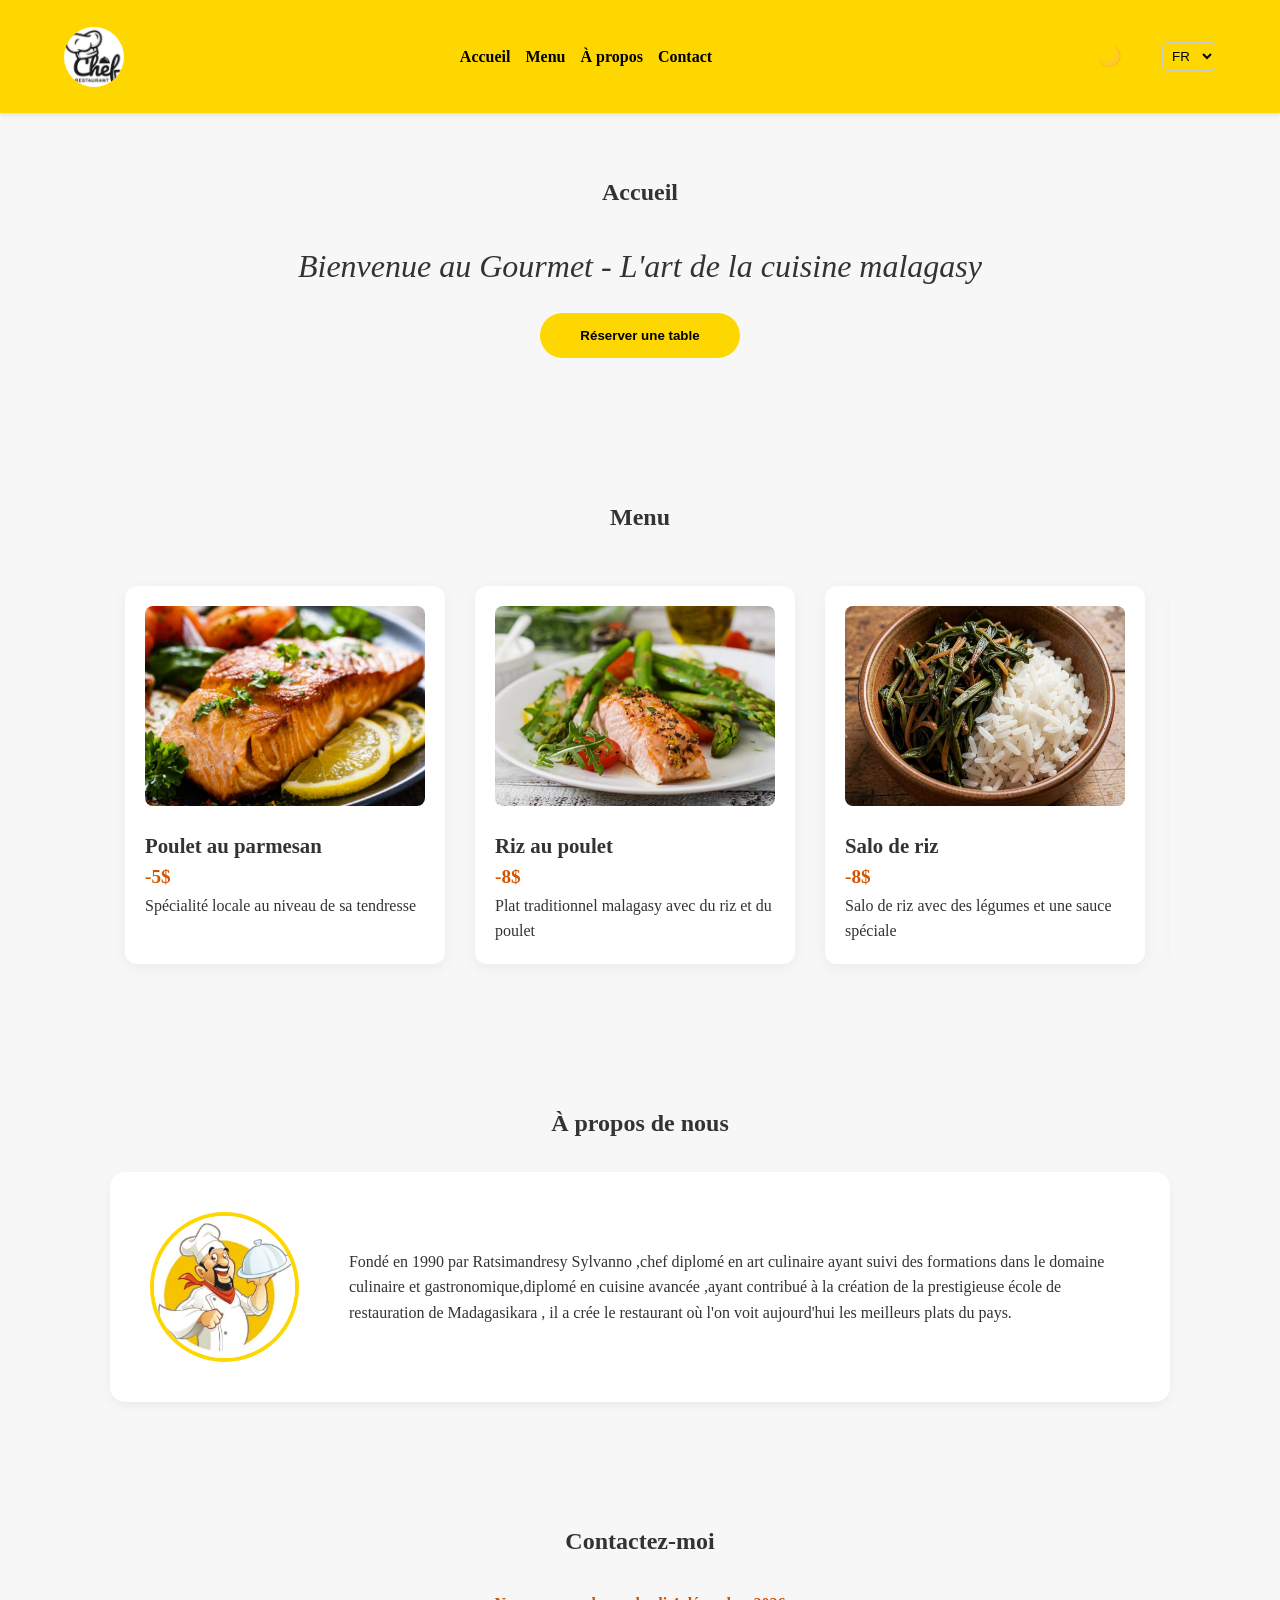
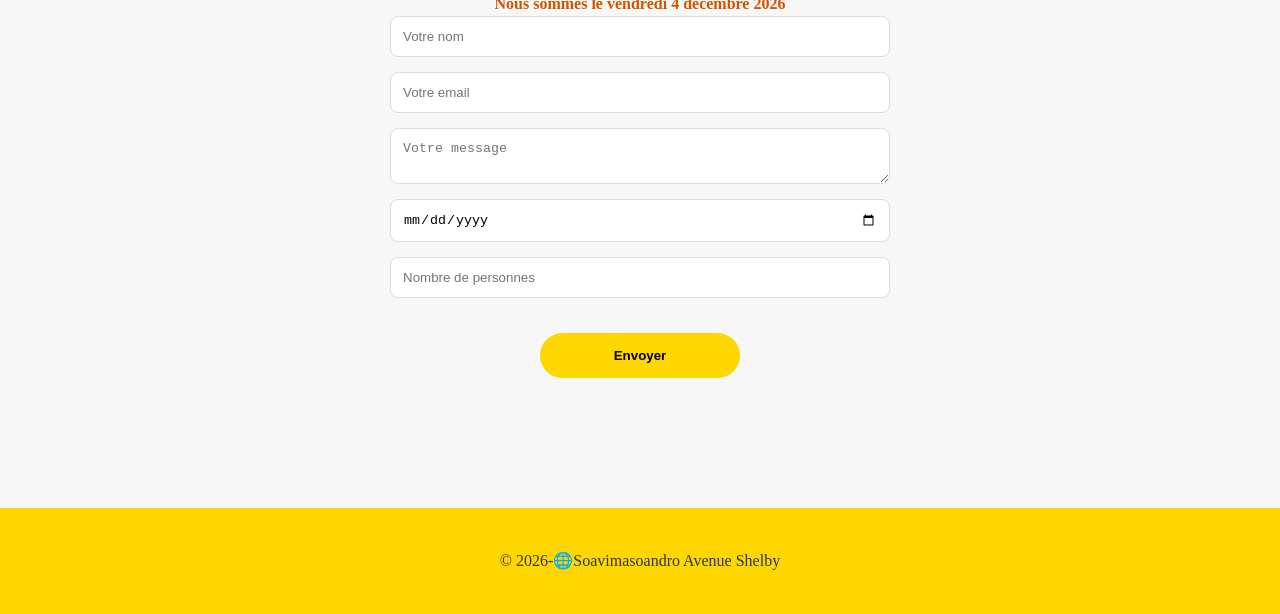
<file: index.html>
<!DOCTYPE html>
<html lang="fr">

<head>
  <meta charset="UTF-8">
  <meta name="viewport" content="width=device-width, initial-scale=1.0">
  <title>Restaurant</title>
  <link rel="stylesheet" href="style.css">
</head>

<body>
  <header>
    <div class="container">
      <nav>
        <link rel="icon" type="image/png" href="images/logo.png">
        <img src="images/logo.png" alt="Logo" />
        <ul>

          <li><a href="#accueil" data-key="nav-accueil">Accueil</a></li>
          <li><a href="#menu" data-key="nav-menu">Menu</a></li>
          <li><a href="#apropos" data-key="nav-apropos">À propos</a></li>
          <li><a href="#contact" data-key="nav-contact">Contact</a></li>
        </ul>

        <div class="nav-controls">
          <button id="dark-mode-toggle" title="Changer le mode">🌙</button>
          <select id="lang-switcher">
            <option value="fr"> FR</option>
            <option value="en"> EN</option>
            <option value="mg"> MG</option>
            <option value="km"> KM</option>
            <option value="es"> ES</option>
            <option value="zh"> CH</option>
            <option value="ja"> JA</option>

          </select>
        </div>

      </nav>
    </div>
  </header>

  <section id="accueil">
    <h1 data-key="nav-accueil">Accueil</h1>
    <p class="TITRE" data-key="accueil-titre"> Bienvenue au Gourmet -L'art de la cuisine malagasy</p>
    <a href="#contact">

      <button class="reserve" data-key="btn-reserver">Réserver une table</button></a>

  </section>

  <section id="menu">
    <h2 data-key="nav-menu">Menu</h2>
    <div class="menus">

      <!-- premier plat-->
      <div class="menu m">
        <img src="images/dish1.jpg" alt="Poulet au parmesan">
        <h3 data-key="plat1">Poulet au parmesan</h3>
        <p class="prix">-5$</p>
        <p data-key="plat1_det">-Spécialité locale au niveau de sa tendresse </p>
        <!--, un plat qui vous ferait oublier vos problèmes -->
      </div>

      <!--Second plat-->
      <div class="menu n">
        <img src="images/dish2.jpg" alt="Projet 2">
        <h3 data-key="plat2">Filet de canard</h3>
        <p class="prix">-8$</p>
        <p data-key="plat2_det">
          - Mélange de savoir faire malagasy
        </p>
      </div>

      <!--Troisieme plat-->
      <div class="menu n">
        <img src="images/magnific_ravitoto-et-riz-rustic-pl_2948151047.png" alt="Ravitoto">
        <h3 data-key="plat3">Ravitoto</h3>
        <p class="prix">-8$</p>
        <p data-key="plat3_det">
          -Classique culinaire malagasy
        </p>
      </div>

      <!--quatrieme plat-->
      <div class="menu n">
        <img src="images/magnific_traditional-malagasy-meal_2948146484.png" alt="hena ritry">
        <h3 data-key="plat4">Hena ritra</h3>
        <p class="prix">-15$</p>
        <p data-key="plat4_det">
          -Viande de zebu
        </p>
      </div>

      <!-- cinquieme plat-->
      <div class="menu n">
        <img src="images/magnific_plat-malagasy-traditional_2948138111.png" alt="Plat 5">
        <h3 data-key="plat5">Plat 5</h3>
        <p class="prix">-20$</p>
        <p data-key="plat5_det">
          -Bon bouffe
        </p>
      </div>

      <!--sixieme plat-->

      <div class="menu n">
        <img src="images/magnific_plat-malagasy-colorful-ma_2948138091.png" alt="Plat6">
        <h3 data-key="plat6">Plat 6</h3>
        <p class="prix">-25$</p>
        <p data-key="plat6_det">
          -Spécialité Gasy
        </p>


      </div>

      <!--Septieme plat-->
      <div class="menu n">
        <img src="images\magnific_plat-malagasy-rustic-mala_2948138105.png" alt="Plat7">
        <h3 data-key="plat7">Plat 7</h3>
        <p class="prix">-30$</p>
        <p data-key="plat7_det">
          -Spécialité Gasy
        </p>
      </div>




    </div>
  </section>


  <script>


  </script>

  <section id="apropos">
    <h2 data-key="apropos-titre">À propos</h2>
    <div class="div">
      <img class="chef" src="images/chef.jpg" alt="image du chef">
      <p data-key="chef">Fondé en 1990 par Ratsimandresy Sylvanno ,chef diplomé en art culinaire ayant suivi des
        formations dans le
        domaine culinaire et gastronomique,diplomé en cuisine avancée ,ayant contribué à la création de la prestigieuse
        école
        de restauration de Madagasikara , il a crée le restaurant où l'on voit aujourd'hui les meilleurs plats du pays.
      </p>

    </div>
  </section>

  <section id="contact">
    <h2 data-key="contact-titre">Contactez-moi</h2>

    <p data-key="date-prefix" id="date-du-jour" style="text-align: center; font-weight: bold; color: #d35400;"></p>

    <form action="https://formspree.io/f/xwvyrokg" method="POST">
      <!-- AJOUTE l'attribut 'name' à chaque champ, c'est CRUCIAL -->
      <input type="text" name="nom" data-key="placeholder-nom" placeholder="Votre nom" required>
      <input type="email" name="email" data-key="placeholder-email" placeholder="Votre email" required>
      <textarea name="message" data-key="placeholder-message" placeholder="Votre message" required></textarea>
      <input type="date" name="date_reservation" required>
      <input type="number" name="nombre_personnes" data-key="placeholder-nb-personnes" placeholder="Nombre de personnes" min="1"
        required>
      <button type="submit" data-key="btn-envoyer">Envoyer</button>
    </form>
  </section>


  <footer>
    <p>© 2026-🌐Soavimasoandro Avenue Shelby  </p>
  </footer>

  <script>
    // On récupère la date actuelle
    const maintenant = new Date();

    //  Formatage en français (ex: samedi 9 mai 2026)
    const options = { weekday: 'long', year: 'numeric', month: 'long', day: 'numeric' };
    const dateFormatee = maintenant.toLocaleDateString('fr-FR', options);

    // Insertion du texte dans la balise avec l'id "date-du-jour"
    document.getElementById('date-du-jour').textContent = " Nous sommes le " + dateFormatee;


    // --- 1. DICTIONNAIRE DE TRADUCTION ---
    const translations = {
      'fr': {
        'nav-accueil': 'Accueil',
        'nav-menu': 'Menu',
        'nav-apropos': 'À propos',
        'nav-contact': 'Contact',
        'accueil-titre': "Bienvenue au Gourmet - L'art de la cuisine malagasy",
        'btn-reserver': 'Réserver une table',
        'apropos-titre': 'À propos de nous',
        'contact-titre': 'Contactez-moi',
        'date-prefix': 'Nous sommes le ',
        'plat1': 'Poulet au parmesan',
        'plat1_det': 'Spécialité locale au niveau de sa tendresse',
        'plat2': 'Riz au poulet',
        'plat2_det': 'Plat traditionnel malagasy avec du riz et du poulet',
        'plat3': 'Salo de riz',
        'plat3_det': 'Salo de riz avec des légumes et une sauce spéciale',
        'plat4': 'Hena ritra',
        'plat4_det': 'Plat local avec une viande tendre et une sauce délicieuse',
        'plat5': 'Poulet à la mangue',
        'plat5_det': 'Poulet grillé avec une sauce à la mangue',
        'plat6': 'Riz aux légumes',
        'plat6_det': 'Riz cuit avec des légumes frais et une sauce spéciale',
        'plat7': 'Salo de riz au poulet',
        'plat7_det': 'Salo de riz avec du poulet et des légumes',
        'chef': "Fondé en 1990 par Ratsimandresy Sylvanno ,chef diplomé en art culinaire ayant suivi des formations dans le domaine culinaire et gastronomique,diplomé en cuisine avancée ,ayant contribué à la création de la prestigieuse école de restauration de Madagasikara , il a crée le restaurant où l'on voit aujourd'hui les meilleurs plats du pays.",
        'placeholder-name': 'Votre nom',
        'placeholder-email': 'Votre email',
        'placeholder-message': 'Votre message',
        'placeholder-nb-personnes': 'Nombre de personnes',
        'btn-envoyer': 'Envoyer'
      },

      'en': {
        'nav-accueil': 'Home',
        'nav-menu': 'Menu',
        'nav-apropos': 'About',
        'nav-contact': 'Contact',
        'accueil-titre': "Welcome to Gourmet - The art of Malagasy cuisine",
        'btn-reserver': 'Book a table',
        'apropos-titre': 'About Us',
        'contact-titre': 'Contact Me',
        'date-prefix': 'Today is ',
        'plat1': "Chicken with Parmesan",
        'plat1_det': "A delicious chicken dish with a crispy exterior and tender interior, served with a side of Parmesan cheese.",
        'plat2': "Rice with Chicken",
        'plat2_det': "A traditional Malagasy dish with rice and chicken",
        'plat3': "Salo de Riz",
        'plat3_det': "Salo de riz with vegetables and special sauce",
        'plat4': "Hena Ritra",
        'plat4_det': "A local dish with tender meat and delicious sauce",
        'plat5': "Chicken with Mango",
        'plat5_det': "Grilled chicken with mango sauce",
        'plat6': "Rice with Vegetables",
        'plat6_det': "Cooked rice with fresh vegetables and special sauce",
        'plat7': "Salo de Riz with Chicken",
        'plat7_det': "Salo de riz with chicken and vegetables",
        'chef': "Founded in 1990 by Ratsimandresy Sylvanno, a culinary arts graduate who underwent extensive training in the culinary and gastronomic fields. As a specialist with an advanced culinary degree and a key contributor to the creation of Madagascar's prestigious catering school, he established this restaurant where you can experience the country's finest dishes today.",
        'placeholder-nom': 'Your name',
        'placeholder-email': 'Your email',
        'placeholder-message': 'Your message',
        'placeholder-nb-personnes': 'Number of people',
        'btn-envoyer': 'Send'
      },
      'mg': {
        'nav-accueil': 'Fandraisana',
        'nav-menu': 'Sakafo',
        'nav-apropos': 'Mombamomba',
        'nav-contact': 'Fifandraisana',
        'accueil-titre': "Tongasoa ato amin'ny Gourmet - Ny kanto ny nahandro malagasy",
        'btn-reserver': 'Hamandrika latabatra',
        'apropos-titre': 'Mombamomba anay',
        'contact-titre': 'Mifandraisa amiko',
        'date-prefix': 'Androany dia ',
        'plat1': "Akoho nasiana Parmesan",
        'plat1_det': "Hena ritra mampiditra ny kanto ny nahandro malagasy",
        'plat2': " Akoho ritra sy legioma ",
        'plat2_det': "Sakafo malagasy miaraka amin'ny legioma sy  akoho",
        'plat3': "Vary d'Imerina",
        'plat3_det': "Vary miaraka amin'ny anana sy ny legioma",
        'plat4': "Hena Ritra",
        'plat4_det': "Sakafo eto antoerana miaraka amin'ny vary sy hena ritra",
        'plat5': "Trondro ,vary ,antsary",
        'plat5_det': "Vary sy trondro voadidina lasary ",
        'plat6': "Vary Gourmet",
        'plat6_det': "Vary voadidina  legioma sy  hena",
        'plat7': "Vary sy akoho",
        'plat7_det': "Vary amin'ny akoho sy ny vegetala",
        'chef': "Niorina tamin'ny taona 1990, tamin'ny alalan'i Ratsimandresy Sylvanno, lehiben'ny mpahandro nahazo diplaoma amin'ny kanto ara-tsakafo ary nanaraka fiofanana manokana teo amin'ny sehatry ny nahandro sy ny gastronomia. Noho ny fahaiza-manaony amin'ny nahandro avo lenta sy ny fandraisany anjara tamin'ny fananganana ny sekoly ambony momba ny fandraisana vahiny sy ny fandrahoana sakafo eto Madagasikara, dia namorona ity trano fisakafoanana ity izy, izay ahitana ireo sakafo matsiro indrindra eto amin'ny firenena ankehitriny.",
        'placeholder-nom': 'Ny anaranao',
        'placeholder-email': 'Ny mailakanao',
        'placeholder-message': 'Ny hafatrao',
        'placeholder-nb-personnes': "Isan'ny olona",
        'btn-envoyer': 'Alefa'
      },
      'km': {
        'nav-accueil': 'Mapuhoni',
        'nav-menu': 'Zilyo',
        'nav-apropos': 'Husu sisi',
        'nav-contact': 'Wasiliana',
        'accueil-titre': "Karibu Gourmet - Ya fani ya mapishi ya Malagasy",
        'btn-reserver': 'Hifadhi meza',
        'apropos-titre': 'Husu sisi',
        'contact-titre': 'Nisilianne',
        'date-prefix': 'Leo tsi ',
        'plat1': 'Nkuhu na parmesan',
        'plat1_det': 'Mapishi ya mtaa ya dundruka',
        'plat2': 'Mtsahare na nkuhu',
        'plat2_det': 'Zilyo za tangu kale za Malagasy',
        'plat3': 'Saladi ya mtsahare',
        'plat3_det': 'Mtsahare na mboga na sausi maalum',
        'plat4': 'Hena ritra',
        'plat4_det': 'Nyama ya dundruka na sausi ndzuzuri',
        'plat5': 'Nkuhu na mangana',
        'plat5_det': 'Nkuhu ya rashiwa na sausi ya mangana',
        'plat6': 'Mtsahare na mboga',
        'plat6_det': 'Mtsahare na mboga mbichi na sausi',
        'plat7': 'Saladi ya mtsahare na nkuhu',
        'plat7_det': 'Saladi ya mtsahare na nkuhu na mboga',
        'chef': "Yatsidziwa ya mwaka wa 1990 na Ratsimandresy Sylvanno, shefu ya parwa shahada ya fani ya mapishi. Ya tsiha rasta ino, mwa amba leo u djo dji djo hula zilyo ndzuzuri za ntsi.",
        'placeholder-nom': 'Dzina laho',
        'placeholder-email': 'Barua laho',
        'placeholder-message': 'Ujumbe waho',
        'placeholder-nb-personnes': 'Idadi ya wandru',
        'btn-envoyer': 'Pveha'
      },

      'es': {
        'nav-accueil': 'Inicio',
        'nav-menu': 'Menú',
        'nav-apropos': 'Nosotros',
        'nav-contact': 'Contacto',
        'accueil-titre': "Bienvenidos al Gourmet - El arte de la cocina malgache",
        'btn-reserver': 'Reservar mesa',
        'apropos-titre': 'Sobre nosotros',
        'contact-titre': 'Contáctame',
        'date-prefix': 'Hoy es ',
        'plat1': 'Pollo al parmesano',
        'plat1_det': 'Especialidad local por su ternura',
        'plat2': 'Arroz con pollo',
        'plat2_det': 'Plato tradicional malgache',
        'plat3': 'Ensalada de arroz',
        'plat3_det': 'Arroz con verduras y salsa especial',
        'plat4': 'Hena ritra',
        'plat4_det': 'Carne tierna con salsa deliciosa',
        'plat5': 'Pollo al mango',
        'plat5_det': 'Pollo a la parrilla con salsa de mango',
        'plat6': 'Arroz con verduras',
        'plat6_det': 'Arroz con verduras frescas',
        'plat7': 'Ensalada de arroz y pollo',
        'plat7_det': 'Arroz con pollo y verduras',
        'chef': "Fundado en 1990 por Ratsimandresy Sylvanno, chef graduado en artes culinarias. Colaborador en la creación de la prestigiosa escuela de hostelería de Madagascar, fundó este restaurante donde se sirven los mejores platos del país.",
        'placeholder-nom': 'Tu nombre',
        'placeholder-email': 'Tu correo electrónico',
        'placeholder-message': 'Tu mensaje',
        'placeholder-nb-personnes': 'Número de personas',
        'btn-envoyer': 'Enviar'
      },
      'zh': {
        'nav-accueil': '首页',
        'nav-menu': '菜单',
        'nav-apropos': '关于我们',
        'nav-contact': '联系我们',
        'accueil-titre': "欢迎来到美食家 - 马达加斯加烹饪艺术",
        'btn-reserver': '预订座位',
        'apropos-titre': '关于我们',
        'contact-titre': '联系我',
        'date-prefix': '今天是 ',
        'plat1': '帕尔马干酪鸡',
        'plat1_det': '以其肉质鲜嫩而闻名的当地特色菜',
        'plat2': '鸡肉饭',
        'plat2_det': '马达加斯加传统米饭加鸡肉',
        'plat3': '米饭沙拉',
        'plat3_det': '搭配蔬菜和特制酱料的米饭沙拉',
        'plat4': 'Hena ritra',
        'plat4_det': '肉质鲜嫩、酱汁鲜美的当地菜肴',
        'plat5': '芒果鸡',
        'plat5_det': '配有芒果酱的烤鸡',
        'plat6': '蔬菜饭',
        'plat6_det': '搭配新鲜蔬菜和特制酱汁的米饭',
        'plat7': '鸡肉米饭沙拉',
        'plat7_det': '含有鸡肉和蔬菜的米饭沙拉',
        'chef': "由 Ratsimandresy Sylvanno 于 1990 年创立，他是一位在烹饪和美食领域接受过广泛培训的烹饪艺术毕业生。作为马达加斯加著名餐饮学校创建的关键贡献者，他创办了这家餐厅，如今您可以在这里品尝到该国最顶级的菜肴。",
        'placeholder-nom': '您的姓名',
        'placeholder-email': '您的电子邮件',
        'placeholder-message': '您的留言',
        'placeholder-nb-personnes': '人数',
        'btn-envoyer': '发送'
      },

      'ja': {
        'nav-accueil': 'ホーム',
        'nav-menu': 'メニュー',
        'nav-apropos': '会社概要',
        'nav-contact': 'お問い合わせ',
        'accueil-titre': "ル・グルメへようこそ - マダガスカル料理の芸術",
        'btn-reserver': '席を予約する',
        'apropos-titre': '私たちについて',
        'contact-titre': 'お問い合わせ',
        'date-prefix': '本日は ',
        'plat1': 'パルメザンチキン',
        'plat1_det': 'その柔らかさで知られる地元の名物料理',
        'plat2': 'チキンライス',
        'plat2_det': 'ライスと鶏肉を使ったマダガスカルの伝統料理',
        'plat3': 'ライスサラダ',
        'plat3_det': '野菜と特製ソースのライスサラダ',
        'plat4': 'ヘナ・リトラ',
        'plat4_det': '柔らかい肉と美味しいソースの郷土料理',
        'plat5': 'マンゴーチキン',
        'plat5_det': 'マンゴーソースを添えたグリルチキン',
        'plat6': '野菜ライス',
        'plat6_det': '新鮮な野菜と特製ソースで炊いたご飯',
        'plat7': 'チキンライスサラダ',
        'plat7_det': '鶏肉と野菜のライスサラダ',
        'chef': "1990年にラツィマンドレシ・シルヴァ/によって設立されました。料理芸術の卒業生であり、マダガスカルの有名な料理学校の創設に貢献したスペシャリストである彼が、国内最高の料理を体験できるこのレストランを立ち上げました。",
        'placeholder-nom': 'お名前',
        'placeholder-email': 'メールアドレス',
        'placeholder-message': 'メッセージ',
        'placeholder-nb-personnes': '人数',
        'btn-envoyer': '送信'
      }

    };

    // --- 2. FONCTIONS DE MISE À JOUR ---

    function updateContent(lang) {
    document.querySelectorAll('[data-key]').forEach(element => {
        const key = element.getAttribute('data-key');
        const traduction = translations[lang][key];

        if (traduction) {
            // CONDITION : On vérifie si c'est un champ de saisie
            if (element.tagName === 'INPUT' || element.tagName === 'TEXTAREA') {
                // On change l'attribut placeholder
                element.placeholder = traduction;
            } else {
                // Pour le reste (h1, p, button, a), on change le texte
                element.textContent = traduction;
            }
        }
    });

    // N'oublie pas de mettre à jour la date et de sauvegarder la langue !
    updateDate(lang);
    localStorage.setItem('selectedLang', lang);
}
    function updateDate(lang) {
      const maintenant = new Date();
      const locales = { 'fr': 'fr-FR', 'en': 'en-GB', 'mg': 'mg-MG' };
      const options = { weekday: 'long', year: 'numeric', month: 'long', day: 'numeric' };
      const dateFormatee = maintenant.toLocaleDateString(locales[lang] || 'fr-FR', options);

      const prefix = translations[lang]['date-prefix'] || "Nous sommes le ";
      document.getElementById('date-du-jour').textContent = prefix + dateFormatee;
    }

    // --- 3. ÉVÉNEMENTS & PERSISTANCE ---

    const langSwitcher = document.getElementById('lang-switcher');
    const darkBtn = document.getElementById('dark-mode-toggle');

    // Au chargement de la page
    window.addEventListener('DOMContentLoaded', () => {
      // Charger la langue sauvegardée
      const savedLang = localStorage.getItem('selectedLang') || 'fr';
      langSwitcher.value = savedLang;
      updateContent(savedLang);

      // Charger le thème sauvegardé
      const savedTheme = localStorage.getItem('selectedTheme');
      if (savedTheme === 'dark') {
        document.body.classList.add('dark-theme');
        darkBtn.textContent = "☀️";
      }
    });

    // Changer la langue
    langSwitcher.addEventListener('change', (e) => {
      updateContent(e.target.value);
    });

    // Changer le mode sombre
    darkBtn.addEventListener('click', () => {
      document.body.classList.toggle('dark-theme');
      const isDark = document.body.classList.contains('dark-theme');
      darkBtn.textContent = isDark ? "☀️" : "🌙";
      localStorage.setItem('selectedTheme', isDark ? 'dark' : 'light');
    });

  </script>
</body>

</html>
</file>
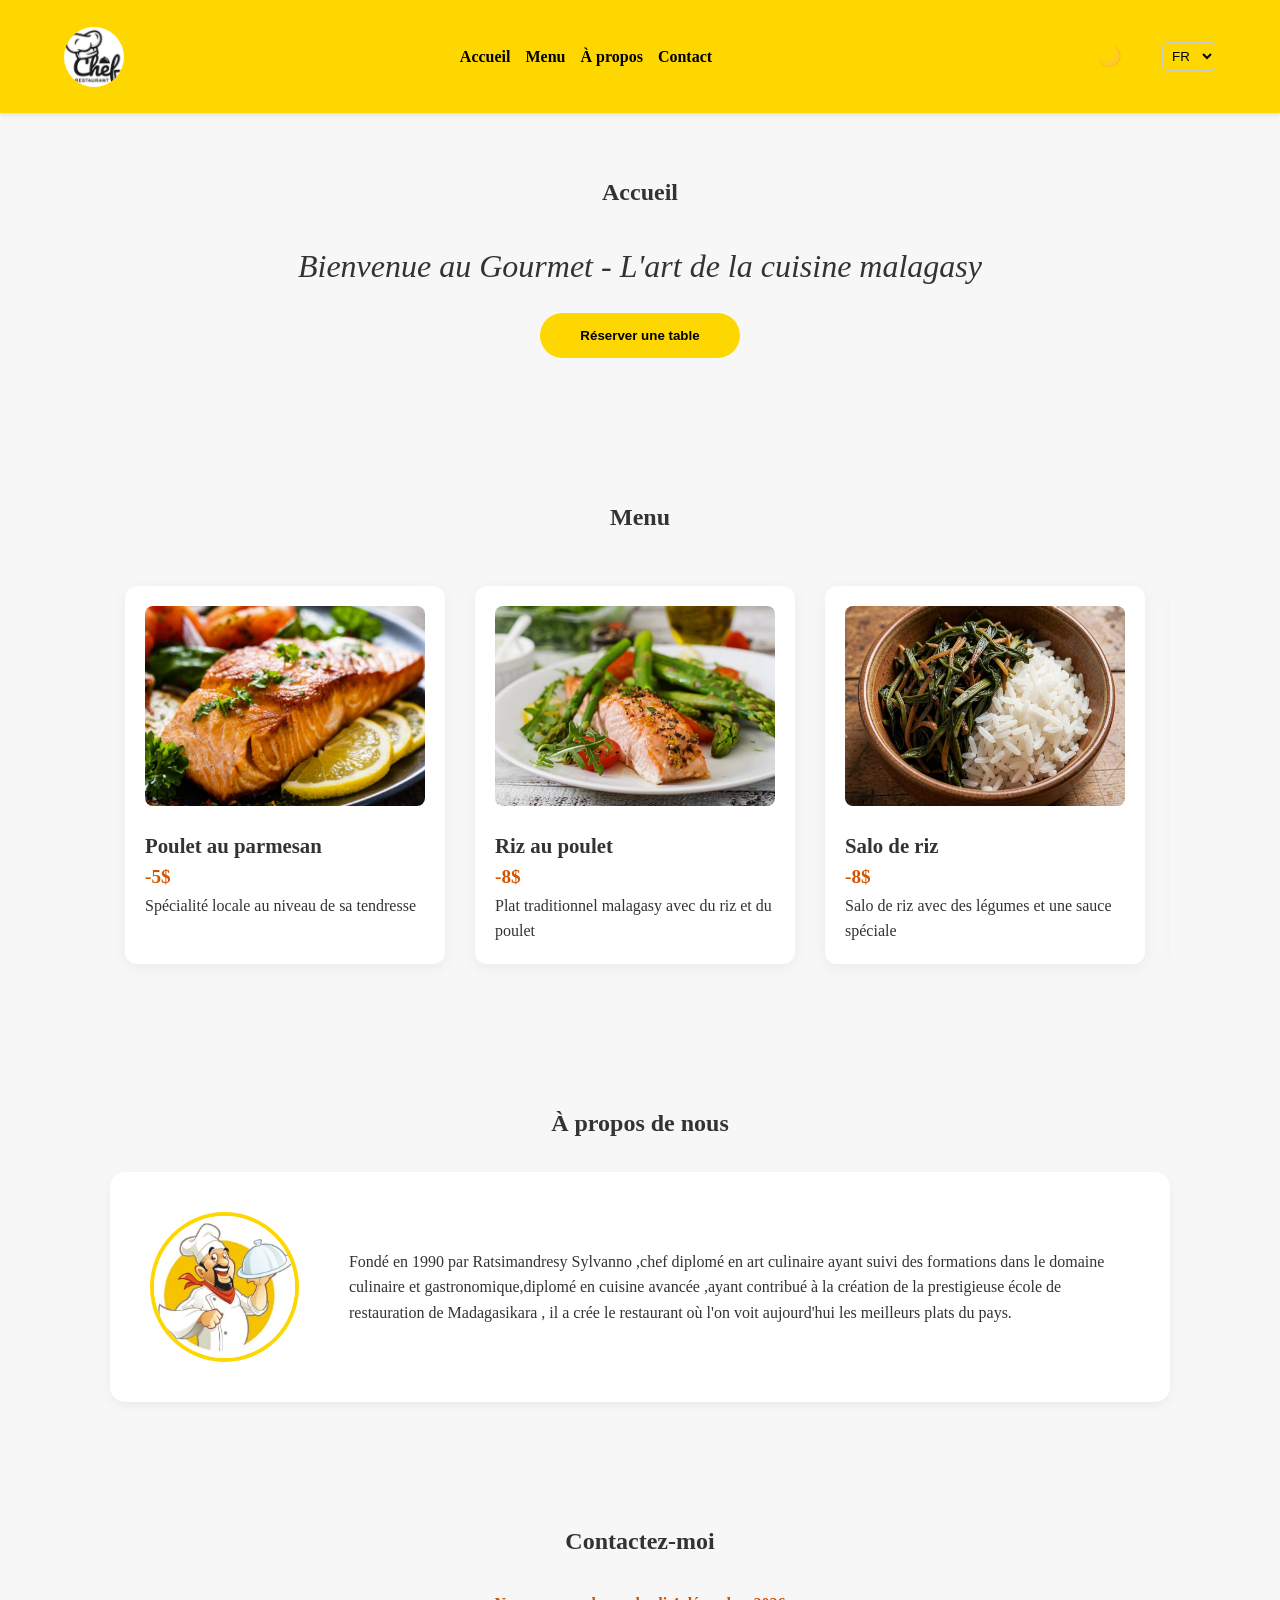
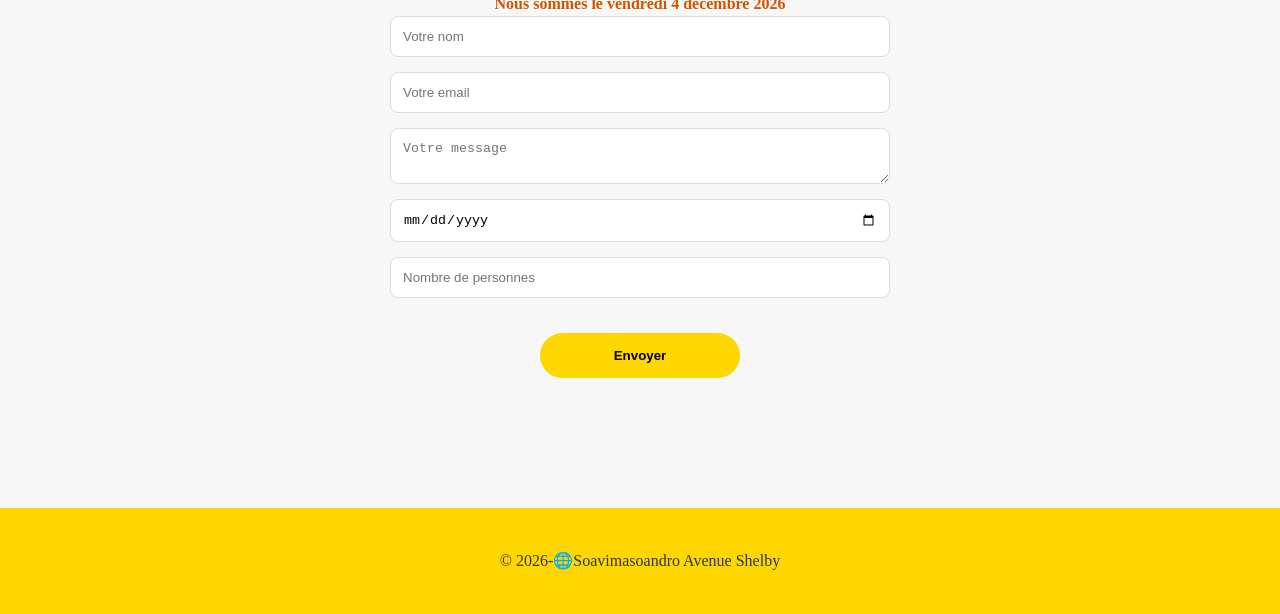
<file: html.html>
<!DOCTYPE html>
<html lang="fr">

<head>
  <meta charset="UTF-8">
  <meta name="viewport" content="width=device-width, initial-scale=1.0">
  <title>Restaurant</title>
  <link rel="stylesheet" href="style.css">
</head>

<body>
  <header>
    <div class="container">
      <nav>
        <link rel="icon" type="image/png" href="images/logo.png">
        <img src="images/logo.png" alt="Logo" />
        <ul>

          <li><a href="#accueil" data-key="nav-accueil">Accueil</a></li>
          <li><a href="#menu" data-key="nav-menu">Menu</a></li>
          <li><a href="#apropos" data-key="nav-apropos">À propos</a></li>
          <li><a href="#contact" data-key="nav-contact">Contact</a></li>
        </ul>

        <div class="nav-controls">
          <button id="dark-mode-toggle" title="Changer le mode">🌙</button>
          <select id="lang-switcher">
            <option value="fr"> FR</option>
            <option value="en"> EN</option>
            <option value="mg"> MG</option>
            <option value="km"> KM</option>
            <option value="es"> ES</option>
            <option value="zh"> CH</option>
            <option value="ja"> JA</option>

          </select>
        </div>

      </nav>
    </div>
  </header>

  <section id="accueil">
    <h1 data-key="nav-accueil">Accueil</h1>
    <p class="TITRE" data-key="accueil-titre"> Bienvenue au Gourmet -L'art de la cuisine malagasy</p>
    <a href="#contact">

      <button class="reserve" data-key="btn-reserver">Réserver une table</button></a>

  </section>

  <section id="menu">
    <h2 data-key="nav-menu">Menu</h2>
    <div class="menus">

      <!-- premier plat-->
      <div class="menu m">
        <img src="images/dish1.jpg" alt="Poulet au parmesan">
        <h3 data-key="plat1">Poulet au parmesan</h3>
        <p class="prix">-5$</p>
        <p data-key="plat1_det">-Spécialité locale au niveau de sa tendresse </p>
        <!--, un plat qui vous ferait oublier vos problèmes -->
      </div>

      <!--Second plat-->
      <div class="menu n">
        <img src="images/dish2.jpg" alt="Projet 2">
        <h3 data-key="plat2">Filet de canard</h3>
        <p class="prix">-8$</p>
        <p data-key="plat2_det">
          - Mélange de savoir faire malagasy
        </p>
      </div>

      <!--Troisieme plat-->
      <div class="menu n">
        <img src="images/magnific_ravitoto-et-riz-rustic-pl_2948151047.png" alt="Ravitoto">
        <h3 data-key="plat3">Ravitoto</h3>
        <p class="prix">-8$</p>
        <p data-key="plat3_det">
          -Classique culinaire malagasy
        </p>
      </div>

      <!--quatrieme plat-->
      <div class="menu n">
        <img src="images/magnific_traditional-malagasy-meal_2948146484.png" alt="hena ritry">
        <h3 data-key="plat4">Hena ritra</h3>
        <p class="prix">-15$</p>
        <p data-key="plat4_det">
          -Viande de zebu
        </p>
      </div>

      <!-- cinquieme plat-->
      <div class="menu n">
        <img src="images/magnific_plat-malagasy-traditional_2948138111.png" alt="Plat 5">
        <h3 data-key="plat5">Plat 5</h3>
        <p class="prix">-20$</p>
        <p data-key="plat5_det">
          -Bon bouffe
        </p>
      </div>

      <!--sixieme plat-->

      <div class="menu n">
        <img src="images/magnific_plat-malagasy-colorful-ma_2948138091.png" alt="Plat6">
        <h3 data-key="plat6">Plat 6</h3>
        <p class="prix">-25$</p>
        <p data-key="plat6_det">
          -Spécialité Gasy
        </p>


      </div>

      <!--Septieme plat-->
      <div class="menu n">
        <img src="images\magnific_plat-malagasy-rustic-mala_2948138105.png" alt="Plat7">
        <h3 data-key="plat7">Plat 7</h3>
        <p class="prix">-30$</p>
        <p data-key="plat7_det">
          -Spécialité Gasy
        </p>
      </div>




    </div>
  </section>


  <script>


  </script>

  <section id="apropos">
    <h2 data-key="apropos-titre">À propos</h2>
    <div class="div">
      <img class="chef" src="images/chef.jpg" alt="image du chef">
      <p data-key="chef">Fondé en 1990 par Ratsimandresy Sylvanno ,chef diplomé en art culinaire ayant suivi des
        formations dans le
        domaine culinaire et gastronomique,diplomé en cuisine avancée ,ayant contribué à la création de la prestigieuse
        école
        de restauration de Madagasikara , il a crée le restaurant où l'on voit aujourd'hui les meilleurs plats du pays.
      </p>

    </div>
  </section>

  <section id="contact">
    <h2 data-key="contact-titre">Contactez-moi</h2>

    <p data-key="date-prefix" id="date-du-jour" style="text-align: center; font-weight: bold; color: #d35400;"></p>

    <form action="https://formspree.io/f/xwvyrokg" method="POST">
      <input type="text" name="nom" data-key="placeholder-nom" placeholder="Votre nom" required>
      <input type="email" name="email" data-key="placeholder-email" placeholder="Votre email" required>
      <textarea name="message" data-key="placeholder-message" placeholder="Votre message" required></textarea>
      <input type="date" name="date_reservation" required>
      <input type="number" name="nombre_personnes" data-key="placeholder-nb-personnes" placeholder="Nombre de personnes" min="1"
        required>
      <button type="submit" data-key="btn-envoyer">Envoyer</button>
    </form>
  </section>


  <footer>
    <p>© 2026-🌐Soavimasoandro Avenue Shelby  </p>
  </footer>

  <script>
    // On récupère la date actuelle
    const maintenant = new Date();

    //  Formatage en français (ex: samedi 9 mai 2026)
    const options = { weekday: 'long', year: 'numeric', month: 'long', day: 'numeric' };
    const dateFormatee = maintenant.toLocaleDateString('fr-FR', options);

    // Insertion du texte dans la balise avec l'id "date-du-jour"
    document.getElementById('date-du-jour').textContent = " Nous sommes le " + dateFormatee;


    // --- 1. DICTIONNAIRE DE TRADUCTION ---
    const translations = {
      'fr': {
        'nav-accueil': 'Accueil',
        'nav-menu': 'Menu',
        'nav-apropos': 'À propos',
        'nav-contact': 'Contact',
        'accueil-titre': "Bienvenue au Gourmet - L'art de la cuisine malagasy",
        'btn-reserver': 'Réserver une table',
        'apropos-titre': 'À propos de nous',
        'contact-titre': 'Contactez-moi',
        'date-prefix': 'Nous sommes le ',
        'plat1': 'Poulet au parmesan',
        'plat1_det': 'Spécialité locale au niveau de sa tendresse',
        'plat2': 'Riz au poulet',
        'plat2_det': 'Plat traditionnel malagasy avec du riz et du poulet',
        'plat3': 'Salo de riz',
        'plat3_det': 'Salo de riz avec des légumes et une sauce spéciale',
        'plat4': 'Hena ritra',
        'plat4_det': 'Plat local avec une viande tendre et une sauce délicieuse',
        'plat5': 'Poulet à la mangue',
        'plat5_det': 'Poulet grillé avec une sauce à la mangue',
        'plat6': 'Riz aux légumes',
        'plat6_det': 'Riz cuit avec des légumes frais et une sauce spéciale',
        'plat7': 'Salo de riz au poulet',
        'plat7_det': 'Salo de riz avec du poulet et des légumes',
        'chef': "Fondé en 1990 par Ratsimandresy Sylvanno ,chef diplomé en art culinaire ayant suivi des formations dans le domaine culinaire et gastronomique,diplomé en cuisine avancée ,ayant contribué à la création de la prestigieuse école de restauration de Madagasikara , il a crée le restaurant où l'on voit aujourd'hui les meilleurs plats du pays.",
        'placeholder-name': 'Votre nom',
        'placeholder-email': 'Votre email',
        'placeholder-message': 'Votre message',
        'placeholder-nb-personnes': 'Nombre de personnes',
        'btn-envoyer': 'Envoyer'
      },

      'en': {
        'nav-accueil': 'Home',
        'nav-menu': 'Menu',
        'nav-apropos': 'About',
        'nav-contact': 'Contact',
        'accueil-titre': "Welcome to Gourmet - The art of Malagasy cuisine",
        'btn-reserver': 'Book a table',
        'apropos-titre': 'About Us',
        'contact-titre': 'Contact Me',
        'date-prefix': 'Today is ',
        'plat1': "Chicken with Parmesan",
        'plat1_det': "A delicious chicken dish with a crispy exterior and tender interior, served with a side of Parmesan cheese.",
        'plat2': "Rice with Chicken",
        'plat2_det': "A traditional Malagasy dish with rice and chicken",
        'plat3': "Salo de Riz",
        'plat3_det': "Salo de riz with vegetables and special sauce",
        'plat4': "Hena Ritra",
        'plat4_det': "A local dish with tender meat and delicious sauce",
        'plat5': "Chicken with Mango",
        'plat5_det': "Grilled chicken with mango sauce",
        'plat6': "Rice with Vegetables",
        'plat6_det': "Cooked rice with fresh vegetables and special sauce",
        'plat7': "Salo de Riz with Chicken",
        'plat7_det': "Salo de riz with chicken and vegetables",
        'chef': "Founded in 1990 by Ratsimandresy Sylvanno, a culinary arts graduate who underwent extensive training in the culinary and gastronomic fields. As a specialist with an advanced culinary degree and a key contributor to the creation of Madagascar's prestigious catering school, he established this restaurant where you can experience the country's finest dishes today.",
        'placeholder-nom': 'Your name',
        'placeholder-email': 'Your email',
        'placeholder-message': 'Your message',
        'placeholder-nb-personnes': 'Number of people',
        'btn-envoyer': 'Send'
      },
      'mg': {
        'nav-accueil': 'Fandraisana',
        'nav-menu': 'Sakafo',
        'nav-apropos': 'Mombamomba',
        'nav-contact': 'Fifandraisana',
        'accueil-titre': "Tongasoa ato amin'ny Gourmet - Ny kanto ny nahandro malagasy",
        'btn-reserver': 'Hamandrika latabatra',
        'apropos-titre': 'Mombamomba anay',
        'contact-titre': 'Mifandraisa amiko',
        'date-prefix': 'Androany dia ',
        'plat1': "Akoho nasiana Parmesan",
        'plat1_det': "Hena ritra mampiditra ny kanto ny nahandro malagasy",
        'plat2': "Riz amin'ny akoho",
        'plat2_det': "Hena traditional malagasy miaraka amin'ny rizy sy ny akoho",
        'plat3': "Salo de Riz",
        'plat3_det': "Salo de riz miaraka amin'ny vegetala sy ny sarin'ny hena",
        'plat4': "Hena Ritra",
        'plat4_det': "Hena an-tany miaraka amin'ny vondrona sy ny sarin'ny hena",
        'plat5': "Akoho amin'ny mangaly",
        'plat5_det': "Akoho voatanteraka miaraka amin'ny sarin'ny mangaly",
        'plat6': "Riz amin'ny vegetala",
        'plat6_det': "Riz voatanteraka miaraka amin'ny vegetala sy ny sarin'ny hena",
        'plat7': "Salo de Riz amin'ny akoho",
        'plat7_det': "Salo de riz miaraka amin'ny akoho sy ny vegetala",
        'chef': "Niorina tamin'ny taona 1990, tamin'ny alalan'i Ratsimandresy Sylvanno, lehiben'ny mpahandro nahazo diplaoma amin'ny kanto ara-tsakafo ary nanaraka fiofanana manokana teo amin'ny sehatry ny nahandro sy ny gastronomia. Noho ny fahaiza-manaony amin'ny nahandro avo lenta sy ny fandraisany anjara tamin'ny fananganana ny sekoly ambony momba ny fandraisana vahiny sy ny fandrahoana sakafo eto Madagasikara, dia namorona ity trano fisakafoanana ity izy, izay ahitana ireo sakafo matsiro indrindra eto amin'ny firenena ankehitriny.",
        'placeholder-nom': 'Ny anaranao',
        'placeholder-email': 'Ny mailakanao',
        'placeholder-message': 'Ny hafatrao',
        'placeholder-nb-personnes': "Isan'ny olona",
        'btn-envoyer': 'Alefa'
      },

      'km': {
        'nav-accueil': 'Mapuhoni',
        'nav-menu': 'Zilyo',
        'nav-apropos': 'Husu sisi',
        'nav-contact': 'Wasiliana',
        'accueil-titre': "Karibu Gourmet - Ya fani ya mapishi ya Malagasy",
        'btn-reserver': 'Hifadhi meza',
        'apropos-titre': 'Husu sisi',
        'contact-titre': 'Nisilianne',
        'date-prefix': 'Leo tsi ',
        'plat1': 'Nkuhu na parmesan',
        'plat1_det': 'Mapishi ya mtaa ya dundruka',
        'plat2': 'Mtsahare na nkuhu',
        'plat2_det': 'Zilyo za tangu kale za Malagasy',
        'plat3': 'Saladi ya mtsahare',
        'plat3_det': 'Mtsahare na mboga na sausi maalum',
        'plat4': 'Hena ritra',
        'plat4_det': 'Nyama ya dundruka na sausi ndzuzuri',
        'plat5': 'Nkuhu na mangana',
        'plat5_det': 'Nkuhu ya rashiwa na sausi ya mangana',
        'plat6': 'Mtsahare na mboga',
        'plat6_det': 'Mtsahare na mboga mbichi na sausi',
        'plat7': 'Saladi ya mtsahare na nkuhu',
        'plat7_det': 'Saladi ya mtsahare na nkuhu na mboga',
        'chef': "Yatsidziwa ya mwaka wa 1990 na Ratsimandresy Sylvanno, shefu ya parwa shahada ya fani ya mapishi. Ya tsiha rasta ino, mwa amba leo u djo dji djo hula zilyo ndzuzuri za ntsi.",
        'placeholder-nom': 'Dzina laho',
        'placeholder-email': 'Barua laho',
        'placeholder-message': 'Ujumbe waho',
        'placeholder-nb-personnes': 'Idadi ya wandru',
        'btn-envoyer': 'Pveha'
      },

      'es': {
        'nav-accueil': 'Inicio',
        'nav-menu': 'Menú',
        'nav-apropos': 'Nosotros',
        'nav-contact': 'Contacto',
        'accueil-titre': "Bienvenidos al Gourmet - El arte de la cocina malgache",
        'btn-reserver': 'Reservar mesa',
        'apropos-titre': 'Sobre nosotros',
        'contact-titre': 'Contáctame',
        'date-prefix': 'Hoy es ',
        'plat1': 'Pollo al parmesano',
        'plat1_det': 'Especialidad local por su ternura',
        'plat2': 'Arroz con pollo',
        'plat2_det': 'Plato tradicional malgache',
        'plat3': 'Ensalada de arroz',
        'plat3_det': 'Arroz con verduras y salsa especial',
        'plat4': 'Hena ritra',
        'plat4_det': 'Carne tierna con salsa deliciosa',
        'plat5': 'Pollo al mango',
        'plat5_det': 'Pollo a la parrilla con salsa de mango',
        'plat6': 'Arroz con verduras',
        'plat6_det': 'Arroz con verduras frescas',
        'plat7': 'Ensalada de arroz y pollo',
        'plat7_det': 'Arroz con pollo y verduras',
        'chef': "Fundado en 1990 por Ratsimandresy Sylvanno, chef graduado en artes culinarias. Colaborador en la creación de la prestigiosa escuela de hostelería de Madagascar, fundó este restaurante donde se sirven los mejores platos del país.",
        'placeholder-nom': 'Tu nombre',
        'placeholder-email': 'Tu correo electrónico',
        'placeholder-message': 'Tu mensaje',
        'placeholder-nb-personnes': 'Número de personas',
        'btn-envoyer': 'Enviar'
      },
      'zh': {
        'nav-accueil': '首页',
        'nav-menu': '菜单',
        'nav-apropos': '关于我们',
        'nav-contact': '联系我们',
        'accueil-titre': "欢迎来到美食家 - 马达加斯加烹饪艺术",
        'btn-reserver': '预订座位',
        'apropos-titre': '关于我们',
        'contact-titre': '联系我',
        'date-prefix': '今天是 ',
        'plat1': '帕尔马干酪鸡',
        'plat1_det': '以其肉质鲜嫩而闻名的当地特色菜',
        'plat2': '鸡肉饭',
        'plat2_det': '马达加斯加传统米饭加鸡肉',
        'plat3': '米饭沙拉',
        'plat3_det': '搭配蔬菜和特制酱料的米饭沙拉',
        'plat4': 'Hena ritra',
        'plat4_det': '肉质鲜嫩、酱汁鲜美的当地菜肴',
        'plat5': '芒果鸡',
        'plat5_det': '配有芒果酱的烤鸡',
        'plat6': '蔬菜饭',
        'plat6_det': '搭配新鲜蔬菜和特制酱汁的米饭',
        'plat7': '鸡肉米饭沙拉',
        'plat7_det': '含有鸡肉和蔬菜的米饭沙拉',
        'chef': "由 Ratsimandresy Sylvanno 于 1990 年创立，他是一位在烹饪和美食领域接受过广泛培训的烹饪艺术毕业生。作为马达加斯加著名餐饮学校创建的关键贡献者，他创办了这家餐厅，如今您可以在这里品尝到该国最顶级的菜肴。",
        'placeholder-nom': '您的姓名',
        'placeholder-email': '您的电子邮件',
        'placeholder-message': '您的留言',
        'placeholder-nb-personnes': '人数',
        'btn-envoyer': '发送'
      },

      'ja': {
        'nav-accueil': 'ホーム',
        'nav-menu': 'メニュー',
        'nav-apropos': '会社概要',
        'nav-contact': 'お問い合わせ',
        'accueil-titre': "ル・グルメへようこそ - マダガスカル料理の芸術",
        'btn-reserver': '席を予約する',
        'apropos-titre': '私たちについて',
        'contact-titre': 'お問い合わせ',
        'date-prefix': '本日は ',
        'plat1': 'パルメザンチキン',
        'plat1_det': 'その柔らかさで知られる地元の名物料理',
        'plat2': 'チキンライス',
        'plat2_det': 'ライスと鶏肉を使ったマダガスカルの伝統料理',
        'plat3': 'ライスサラダ',
        'plat3_det': '野菜と特製ソースのライスサラダ',
        'plat4': 'ヘナ・リトラ',
        'plat4_det': '柔らかい肉と美味しいソースの郷土料理',
        'plat5': 'マンゴーチキン',
        'plat5_det': 'マンゴーソースを添えたグリルチキン',
        'plat6': '野菜ライス',
        'plat6_det': '新鮮な野菜と特製ソースで炊いたご飯',
        'plat7': 'チキンライスサラダ',
        'plat7_det': '鶏肉と野菜のライスサラダ',
        'chef': "1990年にラツィマンドレシ・シルヴァ/によって設立されました。料理芸術の卒業生であり、マダガスカルの有名な料理学校の創設に貢献したスペシャリストである彼が、国内最高の料理を体験できるこのレストランを立ち上げました。",
        'placeholder-nom': 'お名前',
        'placeholder-email': 'メールアドレス',
        'placeholder-message': 'メッセージ',
        'placeholder-nb-personnes': '人数',
        'btn-envoyer': '送信'
      }

    };

    // --- 2. FONCTIONS DE MISE À JOUR ---

    function updateContent(lang) {
    document.querySelectorAll('[data-key]').forEach(element => {
        const key = element.getAttribute('data-key');
        const traduction = translations[lang][key];

        if (traduction) {
            // CONDITION : On vérifie si c'est un champ de saisie
            if (element.tagName === 'INPUT' || element.tagName === 'TEXTAREA') {
                // On change l'attribut placeholder
                element.placeholder = traduction;
            } else {
                // Pour le reste (h1, p, button, a), on change le texte
                element.textContent = traduction;
            }
        }
    });

    // N'oublie pas de mettre à jour la date et de sauvegarder la langue !
    updateDate(lang);
    localStorage.setItem('selectedLang', lang);
}
    function updateDate(lang) {
      const maintenant = new Date();
      const locales = { 'fr': 'fr-FR', 'en': 'en-GB', 'mg': 'mg-MG' };
      const options = { weekday: 'long', year: 'numeric', month: 'long', day: 'numeric' };
      const dateFormatee = maintenant.toLocaleDateString(locales[lang] || 'fr-FR', options);

      const prefix = translations[lang]['date-prefix'] || "Nous sommes le ";
      document.getElementById('date-du-jour').textContent = prefix + dateFormatee;
    }

    // --- 3. ÉVÉNEMENTS & PERSISTANCE ---

    const langSwitcher = document.getElementById('lang-switcher');
    const darkBtn = document.getElementById('dark-mode-toggle');

    // Au chargement de la page
    window.addEventListener('DOMContentLoaded', () => {
      // Charger la langue sauvegardée
      const savedLang = localStorage.getItem('selectedLang') || 'fr';
      langSwitcher.value = savedLang;
      updateContent(savedLang);

      // Charger le thème sauvegardé
      const savedTheme = localStorage.getItem('selectedTheme');
      if (savedTheme === 'dark') {
        document.body.classList.add('dark-theme');
        darkBtn.textContent = "☀️";
      }
    });

    // Changer la langue
    langSwitcher.addEventListener('change', (e) => {
      updateContent(e.target.value);
    });

    // Changer le mode sombre
    darkBtn.addEventListener('click', () => {
      document.body.classList.toggle('dark-theme');
      const isDark = document.body.classList.contains('dark-theme');
      darkBtn.textContent = isDark ? "☀️" : "🌙";
      localStorage.setItem('selectedTheme', isDark ? 'dark' : 'light');
    });

  </script>
</body>

</html>
</file>
<file: style.css>
/* 1. Reset et Variables de base */
*{
    margin: 0;
    padding: 0;
    box-sizing: border-box;
}

body {
    font-family: Playfair Display;
    background-color: #f7f7f7;
    color: #333;
    line-height: 1.6;
}

/* Fixer une largeur minimale aux boutons pour éviter les sauts de texte */

.reserve, button[type="submit"] {
    min-width: 200px; /* Ajuste selon tes besoins */
    white-space: nowrap; /* Empêche le texte de passer sur deux lignes */
}

/* pour que les nav-controls ne poussent pas le menu */
.nav-controls {
    display: flex;
    align-items: center;
    gap: 10px;
    flex-shrink: 0; /* Empêche cette zone de rétrécir */
}

/* 2. Header & Navigation */
header {
    background-color: gold;
    box-shadow: 0 2px 5px rgba(0, 0, 0, 0.1);
    position: sticky;
    top: 0;
    z-index: 100;
    padding: 10px 5%; /* Padding horizontal pour aérer */
}

nav {
    display: flex;
    justify-content: space-between;
    align-items: center;
    flex-wrap: wrap; /* Permet au menu de passer en dessous si besoin */
    gap: 10px;
}

nav img {
    width: 60px; /* Taille fixe pour éviter les surprises */
    height: 60px;
    border-radius: 50%;
    object-fit: cover;
}

nav ul {
    list-style: none;
    display: flex;
    gap: 15px;
    padding: 0;
    flex-wrap: wrap; /* Les liens se mettent les uns sous les autres sur petit écran */
    justify-content: center;
}

/* Sur mobile très petit */
@media (max-width: 480px) {
    header {
        padding: 10px 2%;
    }
    nav ul {
        gap: 10px;
        font-size: 0.9rem; /* On réduit un peu la taille du texte */
    }
}

nav ul li a {
    text-decoration: none;
    color: #000; /* Noir pour la lisibilité sur le jaune */
    font-weight: 600;
    transition: all 0.3s ease;
}

nav li a:hover {
    color: yellow ;
    text-shadow: 15px 20px 8px rgba(255, 255, 255, 0.8);
    
}

/* 3. Sections & Titres */
section {
    padding: 60px 20px;
    max-width: 1100px;
    margin: auto;
}

/* Couleurs Mode Sombre (Dark Mode) */
body.dark-theme {
    background-color: #121212; /* Gris anthracite profond */
    color: #ddd7d7fd;            /* Blanc cassé pour ne pas agresser les yeux */
}

body.dark-theme header, 
body.dark-theme footer {
    background-color: #1a1a1a; /* Plus sombre que le gold habituel */
    border-bottom: 2px solid gold;
}

body.dark-theme .menu {
    background-color: #1e1e1e;
    color: white;
    box-shadow: 0 4px 20px rgba(0,0,0,0.5);
}

body.dark-theme nav ul li a {
    color: gold;
}
/* Style de base pour le sélecteur */
#lang-switcher {
    background-color: white;
    color: black;
    border: 1px solid #ccc;
    padding: 5px;
    border-radius: 5px;
    transition: all 0.3s ease; /* Transition douce pour le changement de couleur */
}

/* --- Adaptations pour le Mode Sombre --- */

body.dark-theme #lang-switcher {
    background-color: #333; /* Fond gris foncé */
    color: white;           /* Texte blanc */
    border-color: gold;
}

/* Pour être sûr que les options à l'intérieur sont lisibles */
body.dark-theme #lang-switcher option {
    background-color: #333;
    color: white;
}

#accueil a {
    text-decoration: none;
}

/* Style des contrôles dans le nav */
.nav-controls {
    display: flex;
    align-items: center;
    gap: 10px;
    margin-left: 20px;
}

#dark-mode-toggle {
    background: none;
    border: none;
    cursor: pointer;
    font-size: 1.2rem;
}

#lang-switcher {
    background: transparent;
    border: 1px solid #ccc;
    border-radius: 5px;
    cursor: pointer;
}

h1, h2 {
    text-align: center;
    margin-bottom: 30px;
}

.TITRE {
    font-size: 2rem;
    font-style: italic;
    text-align: center;
    margin: 20px 0;
}

/* 4. Menu Section (Grille de plats) */
.menus {
    display: flex;
    gap: 30px;
    justify-content: flex-start;
    overflow-x: auto;
    padding: 20px 15px; 
    scroll-behavior: smooth;
    -webkit_overflow-scrolling: touch;
}
.menus::-webkit-scrollbar {
    height: 8px;

}
.menus::-webkit-scrollbar-thumb {
    background-color: gold;
    border-radius: 10px;
}

.menu {
    background: white;
    padding: 20px;
    border-radius: 12px;
    /*width: 300px; /* Flexible */
    flex: 0 0 320px;
    box-sizing: border-box;
    box-shadow: 0 4px 15px rgba(0,0,0,0.05);
   /* transition: transform 0.5s ease, box-shadow 0.5s ease;*/
   transition: all 0.4s cubic-bezier(0.25, 0.46, 0.45, 0.94);
}


.menu img {
    width: 100%;
    height: 200px;
    object-fit: cover; /* Évite de déformer les photos de plats */
    border-radius: 8px;
    margin-bottom: 15px;
}

.menu h3{
    matgin-bottom: 8px;
    font-size: 1.3rem;
}

.prix {
    font-weight: bold;
    color: #d35400; /* Une couleur qui rappelle la cuisine */
    font-size: 1.2rem;
}

/* Animation de focus sur les menus */
.menus:hover .menu:not(:hover) {
    filter: blur(3px) grayscale(0.5);
    transform: scale(0.92);
    opacity: 0.6;
}

.menus .menu:hover{
opacity: 1;
filter: grayscale(0);
transform: scale(1.05);
box-shadow: 0 12px 30px rgba(0, 0, 0, 0.18) ;
z-index: 2;
}

.menus:not(:hover) .menu:hover {
    filter: none;
    transform: none;
}

.menu:hover {
    transform: scale(1.05);
    box-shadow: 0 10px 25px rgba(0, 0, 0, 0.15);
    z-index: 2;
}
.menus:hover .menu{
    opacity:0.8;
    filter:grayscale(0.3);
    transform:scale(0.98);
}
/* 5. Section À Propos (Chef) */
.div {
    display: flex;
    align-items: center;
    gap: 50px;
    background: white;
    padding: 40px;
    border-radius: 15px;
    box-shadow: 0 4px 10px rgba(0,0,0,0.05);
}

.chef {
    width: 150px;
    height: 150px;
    object-fit: cover;
    border-radius: 50%;
    border: 4px solid gold;
}

/* 6. Formulaire & Boutons */
form {
    display: flex;
    flex-direction: column;
    gap: 15px;
    max-width: 500px;
    margin: auto; /* Centre le formulaire */
}

input, textarea {
    padding: 12px;
    border: 1px solid #ddd;
    border-radius: 8px;
}

button {
    background-color: gold;
    color: black;
    padding: 15px 30px;
    border: none;
    border-radius: 30px;
    font-weight: bold;
    cursor: pointer;
    transition: 0.3s;
    display: block;
    margin: 20px auto; /* Centre le bouton */
}

button:hover {
    background-color: #ffcc00;
    transform: translateY(-3px);
    box-shadow: 0 5px 15px rgba(0,0,0,0.1);
}

button:active {
    transform: scale(0.95);
}

/* 7. Footer */
footer {
    text-align: center;
    padding: 40px;
    background-color: gold;
    margin-top: 50px;
}
@media (max-width: 768px) {
    .menu{
       flex: 0 0 280px;
    }
}
@media (max-width: 480px){
    .menu{
        flex: 0 0 85vw
    }
}
input:focus, textarea:focus{
outline: none;
border: 2px solid gold;
box-shadow: 0 0 10px rgba(255, 204, 0, 0.2);
}

@media (max-width: 768px) {
    .div {
        flex-direction: column; /* L'image passe au-dessus du texte */
        text-align: center;
        padding: 20px;
    }
    
    .chef {
        width: 120px;
        height: 120px;
        margin-bottom: 20px;
    }
}
</file>
